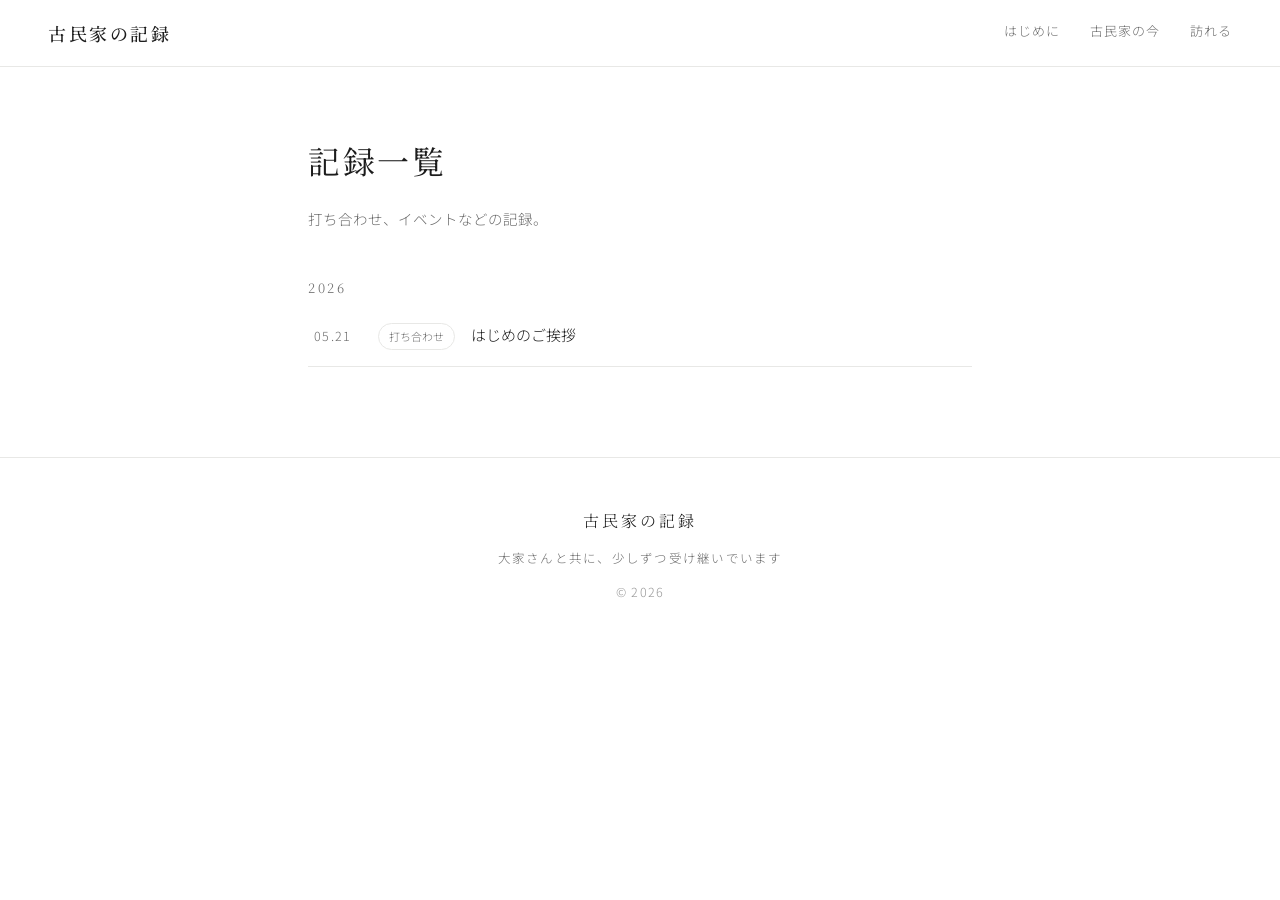
<file: archive.html>
<!DOCTYPE html>
<!--
  記録の一覧ページ。
  新しい記録ができたら、該当する年の <ul> の一番上に <li> を1行足す。
-->
<html lang="ja">
<head>
<meta charset="UTF-8">
<meta name="viewport" content="width=device-width, initial-scale=1.0">
<title>記録一覧｜古民家の記録</title>
<link rel="preconnect" href="https://fonts.googleapis.com">
<link rel="preconnect" href="https://fonts.gstatic.com" crossorigin>
<link href="https://fonts.googleapis.com/css2?family=Noto+Serif+JP:wght@300;400;500;600&family=Noto+Sans+JP:wght@300;400;500&display=swap" rel="stylesheet">
<link rel="stylesheet" href="assets/site.css">
</head>
<body>

<header class="nav scrolled" id="nav">
  <div class="logo"><a href="index.html">古民家の記録</a></div>
  <nav>
    <a href="index.html#about">はじめに</a>
    <a href="index.html#now">古民家の今</a>
    <a href="index.html#visit">訪れる</a>
  </nav>
</header>

<main class="archive">
  <h1>記録一覧</h1>
  <p class="archive-lead">打ち合わせ、イベントなどの記録。</p>

  <div class="year">2026</div>
  <ul class="rec-list">
    <!-- ▼新しい記録はこの下に1行足す -->
    <li><a href="posts/2026-05-21_goaisatsu.html"><span class="d">05.21</span><span class="t">打ち合わせ</span>はじめのご挨拶</a></li>
    <!-- ▲ここまで -->
  </ul>
</main>

<footer>
  <div class="fl">古民家の記録</div>
  <div>大家さんと共に、少しずつ受け継いでいます</div>
  <div style="margin-top:10px;opacity:.7">&copy; 2026</div>
</footer>

</body>
</html>
</file>
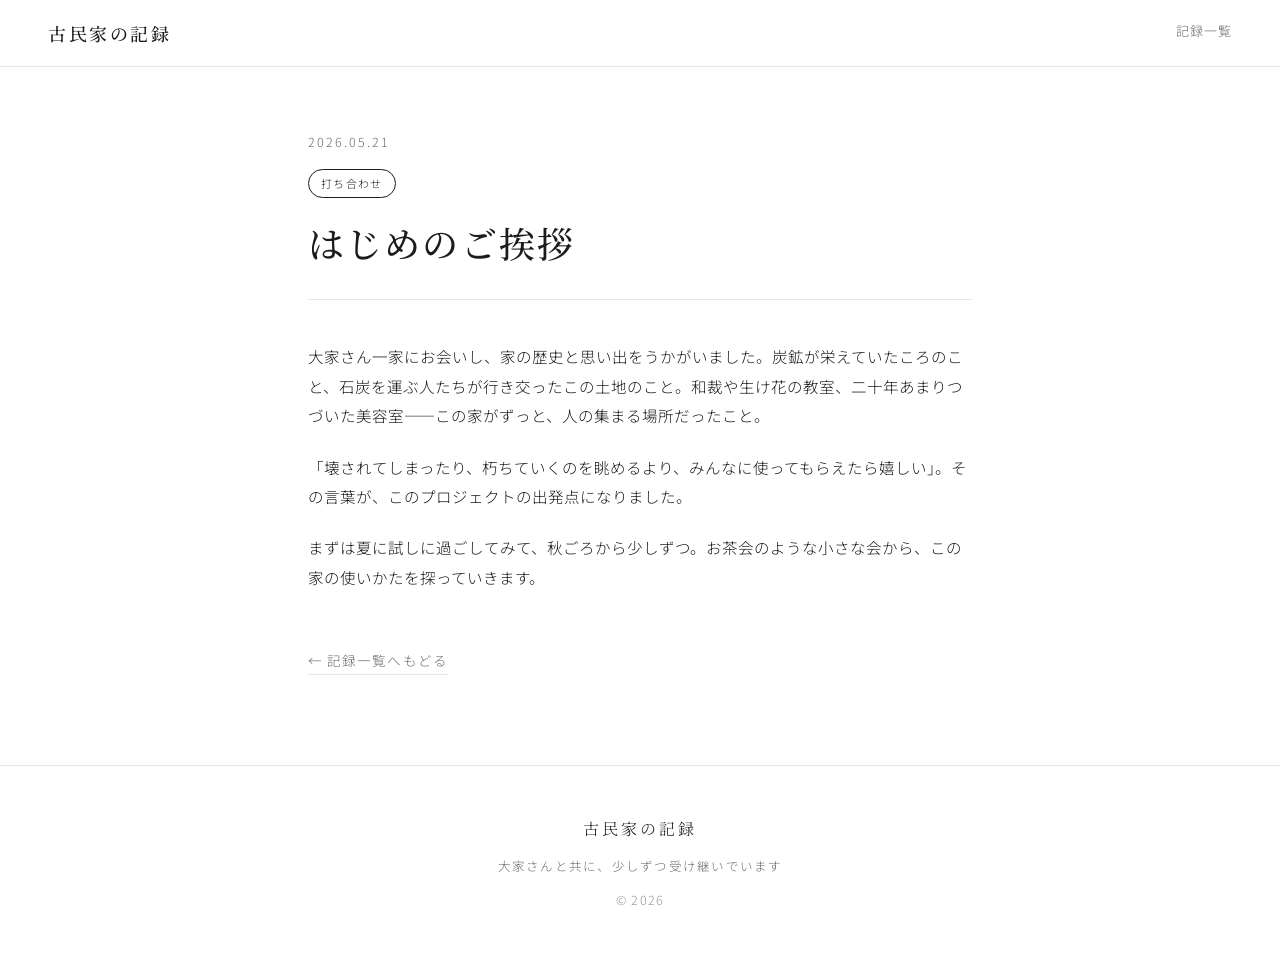
<file: posts/2026-05-21_goaisatsu.html>
<!DOCTYPE html>
<html lang="ja">
<head>
<meta charset="UTF-8">
<meta name="viewport" content="width=device-width, initial-scale=1.0">
<title>はじめのご挨拶｜古民家の記録</title>
<link rel="preconnect" href="https://fonts.googleapis.com">
<link rel="preconnect" href="https://fonts.gstatic.com" crossorigin>
<link href="https://fonts.googleapis.com/css2?family=Noto+Serif+JP:wght@300;400;500;600&family=Noto+Sans+JP:wght@300;400;500&display=swap" rel="stylesheet">
<link rel="stylesheet" href="../assets/site.css">
</head>
<body>

<header class="nav scrolled" id="nav">
  <div class="logo"><a href="../index.html">古民家の記録</a></div>
  <nav>
    <a href="../archive.html">記録一覧</a>
  </nav>
</header>

<main class="post">
  <div class="post-head">
    <!-- ▼ここから -->
    <div class="date">2026.05.21</div>
    <span class="tag">打ち合わせ</span>
    <h1>はじめのご挨拶</h1>
    <!-- ▲ここまで -->
  </div>

  <!-- ▼ここから -->
  <p>大家さん一家にお会いし、家の歴史と思い出をうかがいました。炭鉱が栄えていたころのこと、石炭を運ぶ人たちが行き交ったこの土地のこと。和裁や生け花の教室、二十年あまりつづいた美容室——この家がずっと、人の集まる場所だったこと。</p>


  <p>「壊されてしまったり、朽ちていくのを眺めるより、みんなに使ってもらえたら嬉しい」。その言葉が、このプロジェクトの出発点になりました。</p>

  <p>まずは夏に試しに過ごしてみて、秋ごろから少しずつ。お茶会のような小さな会から、この家の使いかたを探っていきます。</p>


  <!-- ▲ここまで -->

  <a class="back" href="../archive.html">&larr; 記録一覧へもどる</a>
</main>

<footer>
  <div class="fl">古民家の記録</div>
  <div>大家さんと共に、少しずつ受け継いでいます</div>
  <div style="margin-top:10px;opacity:.7">&copy; 2026</div>
</footer>

</body>
</html>
</file>
<file: assets/site.css>
/* ============================================================
   古民家の記録 共通スタイル（v2）
   index-v2.html / archive.html / posts/ 以下で共用
   ============================================================ */
:root{
  --paper:#ffffff;
  --paper-2:#f7f7f6;
  --ink:#1c1c1c;
  --ink-soft:#6d6d6d;
  --line:#e8e8e6;
  --accent:#1c1c1c;
  --accent-deep:#1c1c1c;
  --maxw:1180px;
}
*{box-sizing:border-box;margin:0;padding:0}
html{scroll-behavior:smooth}
body{
  font-family:"Noto Sans JP",sans-serif;
  color:var(--ink);
  background:var(--paper);
  line-height:1.9;
  font-weight:300;
  -webkit-font-smoothing:antialiased;
}
h1,h2,h3,.serif{font-family:"Noto Serif JP",serif}

/* ---------- ヘッダー ---------- */
header.nav{
  position:fixed;top:0;left:0;right:0;z-index:50;
  display:flex;align-items:center;justify-content:space-between;
  padding:16px clamp(20px,5vw,48px);
  background:rgba(255,255,255,.86);
  backdrop-filter:blur(8px);
  border-bottom:1px solid transparent;
  transition:.4s;
}
header.nav.scrolled{border-bottom:1px solid var(--line)}
header.nav .logo{font-family:"Noto Serif JP",serif;font-size:18px;letter-spacing:.14em;font-weight:500}
header.nav .logo a{color:inherit;text-decoration:none}
header.nav nav{display:flex;gap:clamp(14px,2.4vw,30px)}
header.nav nav a{
  color:var(--ink-soft);text-decoration:none;font-size:13px;letter-spacing:.08em;
  padding-bottom:2px;border-bottom:1px solid transparent;transition:.25s;
}
header.nav nav a:hover{color:var(--ink);border-color:var(--accent)}
@media(max-width:640px){header.nav nav{display:none}}

/* ---------- 写真プレースホルダの仕組み ---------- */
.photo{position:relative;overflow:hidden;background:var(--paper-2)}
.photo::before{
  content:attr(data-label);
  position:absolute;inset:0;
  display:flex;align-items:center;justify-content:center;
  color:#bcbcbc;font-size:13px;letter-spacing:.14em;
  font-family:"Noto Serif JP",serif;
  background:
    repeating-linear-gradient(45deg,transparent,transparent 12px,rgba(0,0,0,.03) 12px,rgba(0,0,0,.03) 24px),
    var(--paper-2);
}
.photo img{
  position:absolute;inset:0;width:100%;height:100%;object-fit:cover;display:block;
  z-index:1;
}

/* ---------- ヒーロー（カルーセル） ---------- */
.hero{position:relative;height:100vh;min-height:560px;width:100%;overflow:hidden}
.hero .slide{position:absolute;inset:0;opacity:0;transition:opacity 2.4s ease;z-index:1}
.hero .slide.active{opacity:1;z-index:2}
.hero .slide .photo{position:absolute;inset:0}
.hero .dots{
  position:absolute;z-index:5;bottom:30px;left:50%;transform:translateX(-50%);
  display:flex;gap:11px;
}
.hero .dots button{
  width:9px;height:9px;border-radius:50%;padding:0;cursor:pointer;
  border:1px solid rgba(255,255,255,.85);background:transparent;transition:.3s;
  box-shadow:0 0 4px rgba(0,0,0,.25);
}
.hero .dots button.active{background:#fff}
.hero{cursor:grab}
.hero.dragging{cursor:grabbing}
.hero .arrow{
  position:absolute;top:50%;transform:translateY(-50%);z-index:5;
  width:46px;height:46px;border-radius:50%;
  border:1px solid rgba(255,255,255,.7);background:rgba(0,0,0,.18);
  color:#fff;cursor:pointer;display:flex;align-items:center;justify-content:center;
  font-size:22px;line-height:1;padding:0 0 3px;opacity:.55;transition:opacity .3s,background .3s;
}
.hero:hover .arrow{opacity:1}
.hero .arrow:hover{background:rgba(0,0,0,.4)}
.hero .arrow.prev{left:clamp(12px,3vw,30px)}
.hero .arrow.next{right:clamp(12px,3vw,30px)}
@media(max-width:640px){.hero .arrow{width:40px;height:40px;font-size:19px}}
.scroll-hint{
  position:absolute;z-index:5;bottom:24px;right:clamp(16px,4vw,40px);
  color:#fff;font-size:11px;letter-spacing:.3em;opacity:.85;
  writing-mode:vertical-rl;text-shadow:0 0 6px rgba(0,0,0,.35);
}

/* ---------- はじめに ---------- */
.about-inner{max-width:720px}
.about-inner p{margin-top:20px;font-size:clamp(14.5px,1.8vw,16px);color:var(--ink)}
.about-quote{
  font-family:"Noto Serif JP",serif;font-weight:400;
  font-size:clamp(18px,2.6vw,24px);line-height:1.9;letter-spacing:.04em;
  margin:36px 0 6px !important;
}
.about-attr{font-size:13px !important;color:var(--ink-soft) !important;margin-top:8px !important;letter-spacing:.08em}

/* ---------- 汎用セクション ---------- */
section{padding:clamp(70px,11vw,130px) clamp(20px,5vw,48px)}
.wrap{max-width:var(--maxw);margin:0 auto}
.sec-head{margin-bottom:clamp(38px,6vw,64px)}
.sec-head .idx{font-size:12px;letter-spacing:.3em;color:var(--accent-deep);margin-bottom:14px}
.sec-head h2{font-size:clamp(24px,3.6vw,38px);font-weight:400;letter-spacing:.08em;line-height:1.5}
.sec-head .lead{margin-top:22px;max-width:640px;color:var(--ink-soft);font-size:clamp(14px,1.7vw,16px)}
.divider{width:46px;height:1px;background:var(--accent);margin:18px 0 0}

/* 古民家の今：写真グリッド */
.now-grid{display:grid;grid-template-columns:repeat(12,1fr);gap:clamp(10px,1.6vw,20px)}
.now-grid .photo{border-radius:2px}
.now-grid .g1{grid-column:span 7;aspect-ratio:4/3}
.now-grid .g2{grid-column:span 5;aspect-ratio:3/4}
.now-grid .g3{grid-column:span 5;aspect-ratio:3/4}
.now-grid .g4{grid-column:span 7;aspect-ratio:4/3}
@media(max-width:720px){
  .now-grid .g1,.now-grid .g2,.now-grid .g3,.now-grid .g4{grid-column:1 / -1;aspect-ratio:4/3}
}
.now-note{margin-top:30px;color:var(--ink-soft);font-size:14px;max-width:660px}

/* これからのあゆみ：タイムライン */
.timeline{border-left:1px solid var(--line);margin-left:6px}
.t-item{position:relative;padding:0 0 clamp(40px,6vw,58px) clamp(26px,4vw,44px)}
.t-item:last-child{padding-bottom:0}
.t-item::before{
  content:"";position:absolute;left:-5px;top:6px;width:9px;height:9px;border-radius:50%;
  background:var(--accent);box-shadow:0 0 0 4px var(--paper);
}
.t-item .date{font-size:12px;letter-spacing:.16em;color:var(--accent-deep);margin-bottom:6px}
.t-item h3{font-size:clamp(17px,2.2vw,21px);font-weight:500;margin-bottom:12px}
.t-item p{color:var(--ink-soft);font-size:15px;max-width:640px}
.t-item .photo{margin-top:18px;aspect-ratio:16/9;border-radius:2px;max-width:560px}

/* 記録カード */
.events{display:grid;grid-template-columns:repeat(auto-fit,minmax(280px,1fr));gap:clamp(18px,2.4vw,30px)}
.ev-card{background:var(--paper);border:1px solid var(--line);border-radius:3px;overflow:hidden;display:flex;flex-direction:column}
.ev-card .photo{aspect-ratio:16/10}
.ev-card .body{padding:22px 24px 26px}
.ev-card .tag{display:inline-block;font-size:11px;letter-spacing:.12em;color:var(--accent-deep);border:1px solid var(--accent);border-radius:999px;padding:3px 12px;margin-bottom:14px}
.ev-card h3{font-size:19px;font-weight:500;margin-bottom:10px}
.ev-card .meta{font-size:12.5px;color:var(--ink-soft);letter-spacing:.06em;margin-bottom:12px}
.ev-card p{font-size:14px;color:var(--ink-soft)}
a.ev-card{text-decoration:none;color:inherit;transition:transform .3s,box-shadow .3s}
a.ev-card:hover{transform:translateY(-3px);box-shadow:0 10px 28px rgba(0,0,0,.07)}
.more{margin-top:clamp(30px,4vw,44px);text-align:center}
.more a{
  display:inline-block;border:1px solid var(--ink);border-radius:999px;
  padding:11px 32px;font-size:13px;letter-spacing:.12em;color:var(--ink);
  text-decoration:none;transition:.25s;
}
.more a:hover{background:var(--ink);color:#fff}

/* 訪れる */
.visit{position:relative;color:#fdf9f0;padding:0}
.visit .photo{position:absolute;inset:0;z-index:0}
.visit::after{content:"";position:absolute;inset:0;z-index:1;background:linear-gradient(180deg,rgba(20,20,20,.55),rgba(20,20,20,.72))}
.visit .inner{position:relative;z-index:2;max-width:720px;margin:0 auto;text-align:center;padding:clamp(80px,13vw,150px) 24px}
.visit .idx{font-size:12px;letter-spacing:.3em;opacity:.85;margin-bottom:16px}
.visit h2{font-size:clamp(24px,3.6vw,36px);font-weight:400;letter-spacing:.08em;margin-bottom:26px}
.visit p{opacity:.92;font-size:15px;font-weight:300;margin:0 auto 14px;max-width:560px}
.visit .contact{margin-top:34px;display:flex;gap:14px;justify-content:center;flex-wrap:wrap}
.visit .contact a{
  color:#fdf9f0;text-decoration:none;border:1px solid rgba(253,249,240,.5);
  padding:12px 26px;border-radius:999px;font-size:13px;letter-spacing:.1em;transition:.25s;
}
.visit .contact a:hover{background:rgba(253,249,240,.12);border-color:#fdf9f0}

/* フッター */
footer{background:#fff;color:var(--ink-soft);text-align:center;padding:48px 24px;font-size:12.5px;letter-spacing:.1em;border-top:1px solid var(--line)}
footer .fl{font-family:"Noto Serif JP",serif;font-size:16px;letter-spacing:.18em;color:var(--ink);margin-bottom:10px}
footer a{color:var(--ink-soft)}

.fade{opacity:0;transform:translateY(24px);transition:opacity 1s ease,transform 1s ease}
.fade.in{opacity:1;transform:none}

/* ============================================================
   記録ページ（posts/）
   ============================================================ */
.post{max-width:760px;margin:0 auto;padding:130px clamp(20px,5vw,48px) 90px}
.post-head{margin-bottom:42px;padding-bottom:28px;border-bottom:1px solid var(--line)}
.post-head .date{font-size:12.5px;letter-spacing:.16em;color:var(--ink-soft);margin-bottom:12px}
.post-head .tag{display:inline-block;font-size:11px;letter-spacing:.12em;border:1px solid var(--ink);border-radius:999px;padding:3px 12px;margin-bottom:16px}
.post-head h1{font-size:clamp(25px,4vw,36px);font-weight:500;letter-spacing:.06em;line-height:1.6}
.post p{margin:0 0 22px;font-size:15.5px}
.post figure{margin:36px 0}
.post figure .photo{aspect-ratio:3/2;border-radius:2px}
.post figcaption{margin-top:10px;font-size:12.5px;color:var(--ink-soft);letter-spacing:.06em}
.post .grid2{display:grid;grid-template-columns:1fr 1fr;gap:14px}
.post .grid2 .photo{aspect-ratio:3/2}
@media(max-width:600px){.post .grid2{grid-template-columns:1fr}}
.post .video{position:relative;aspect-ratio:16/9;margin:36px 0;background:var(--paper-2)}
.post .video iframe{position:absolute;inset:0;width:100%;height:100%;border:0}
.back{
  display:inline-block;margin-top:34px;color:var(--ink-soft);text-decoration:none;
  font-size:13.5px;letter-spacing:.08em;border-bottom:1px solid var(--line);transition:.2s;
}
.back:hover{color:var(--ink);border-color:var(--ink)}

/* ============================================================
   記録一覧（archive.html）
   ============================================================ */
.archive{max-width:760px;margin:0 auto;padding:130px clamp(20px,5vw,48px) 90px}
.archive h1{font-size:clamp(24px,3.4vw,32px);font-weight:400;letter-spacing:.08em}
.archive .archive-lead{margin-top:14px;color:var(--ink-soft);font-size:14.5px}
.archive .year{font-size:13px;letter-spacing:.2em;color:var(--ink-soft);margin:44px 0 4px;font-family:"Noto Serif JP",serif}
.rec-list{list-style:none}
.rec-list a{
  display:flex;align-items:baseline;gap:16px;padding:16px 6px;
  border-bottom:1px solid var(--line);text-decoration:none;color:var(--ink);
  font-size:15px;transition:.2s;
}
.rec-list a:hover{background:var(--paper-2)}
.rec-list .d{font-size:12.5px;letter-spacing:.1em;color:var(--ink-soft);min-width:48px}
.rec-list .t{font-size:11px;border:1px solid var(--line);border-radius:999px;padding:2px 10px;color:var(--ink-soft);white-space:nowrap}
</file>
